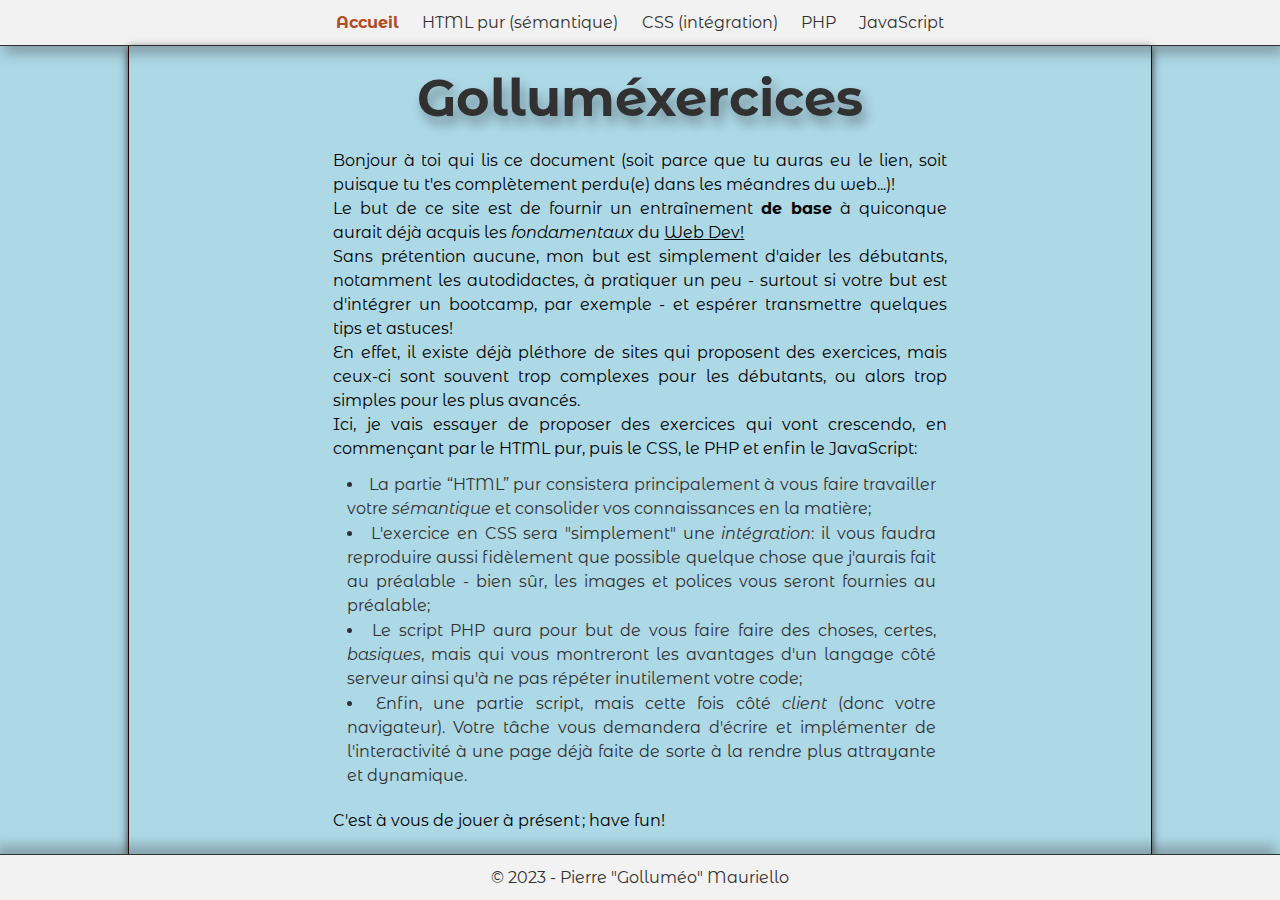
<file: index.html>
<!DOCTYPE html>
<html lang="en">
<head>
    <meta charset="UTF-8">
    <meta name="author" content='Pierre "Golluméo" Mauriello'>
    <meta name="description" content='exercices HTML JS PHP CSS pour néophytes'>
    <meta name="keywords" content="HTML, CSS, JS, PHP, exercices, débutant, néophyte">
    <meta name="viewport" content="width=device-width, initial-scale=1.0">
    <link rel="preconnect" href="https://fonts.googleapis.com">
    <link rel="preconnect" href="https://fonts.gstatic.com" crossorigin>
    <link href="https://fonts.googleapis.com/css2?family=Montserrat+Alternates:wght@400;700&display=swap"
          rel="stylesheet">
    <link rel="stylesheet" href="./assets/styles.css">
    <title>Entraînement Web Dev</title>
</head>
<body>
<header>
    <nav>
        <ul>
            <li class="active"><a href="index.html">Accueil</a></li>
            <li><a href="exercice1/index.html">HTML pur (sémantique)</a></li>
            <li><a href="">CSS (intégration)</a></li>
            <li><a href="">PHP</a></li>
            <li><a href="">JavaScript</a></li>
        </ul>
    </nav>
</header>
<main>
    <h1>Golluméxercices</h1>
    <p>Bonjour à toi qui lis ce document (soit parce que tu auras eu le lien, soit puisque tu t'es complètement perdu(e)
        dans les méandres du web...)! <br>
        Le but de ce site est de fournir un entraînement <strong>de base</strong> à quiconque aurait déjà acquis les
        <em>fondamentaux</em> du
        <span class="underline">Web Dev!</span></p>

    <p>Sans prétention aucune, mon but est simplement d'aider les débutants, notamment les autodidactes, à pratiquer un
        peu - surtout si votre but est d'intégrer un bootcamp, par exemple - et espérer transmettre quelques tips et
        astuces!</p>
    <p>En effet, il existe déjà pléthore de sites qui proposent des exercices, mais ceux-ci sont souvent trop complexes
        pour les débutants, ou alors trop simples pour les plus avancés. <br>
        Ici, je vais essayer de proposer des exercices qui vont crescendo, en commençant par le HTML pur, puis le CSS,
        le PHP et enfin le JavaScript:</p>
    <ul>
        <li>La partie <q>HTML</q> pur consistera principalement à vous faire travailler votre <em>sémantique</em> et
            consolider vos connaissances en la matière;
        </li>
        <li>L'exercice en CSS sera "simplement" une <em>intégration</em>: il vous faudra reproduire aussi fidèlement que
            possible quelque chose que j'aurais fait au préalable - bien sûr, les images et polices vous seront fournies
            au préalable;
        </li>
        <li>Le script PHP aura pour but de vous faire faire des choses, certes, <em>basiques</em>, mais qui vous
            montreront les avantages d'un langage côté serveur ainsi qu'à ne pas répéter inutilement votre code;
        </li>
        <li>Enfin, une partie script, mais cette fois côté <em>client</em> (donc votre navigateur). Votre tâche vous
            demandera d'écrire et implémenter de l'interactivité à une page déjà faite de sorte à la rendre plus
            attrayante et dynamique.
        </li>
    </ul>
    <p>C'est à vous de jouer à présent ; have fun!</p>
</main>
<footer>
    <p>© 2023 - Pierre "Golluméo" Mauriello</p>
</footer>
</body>
</html>
</file>
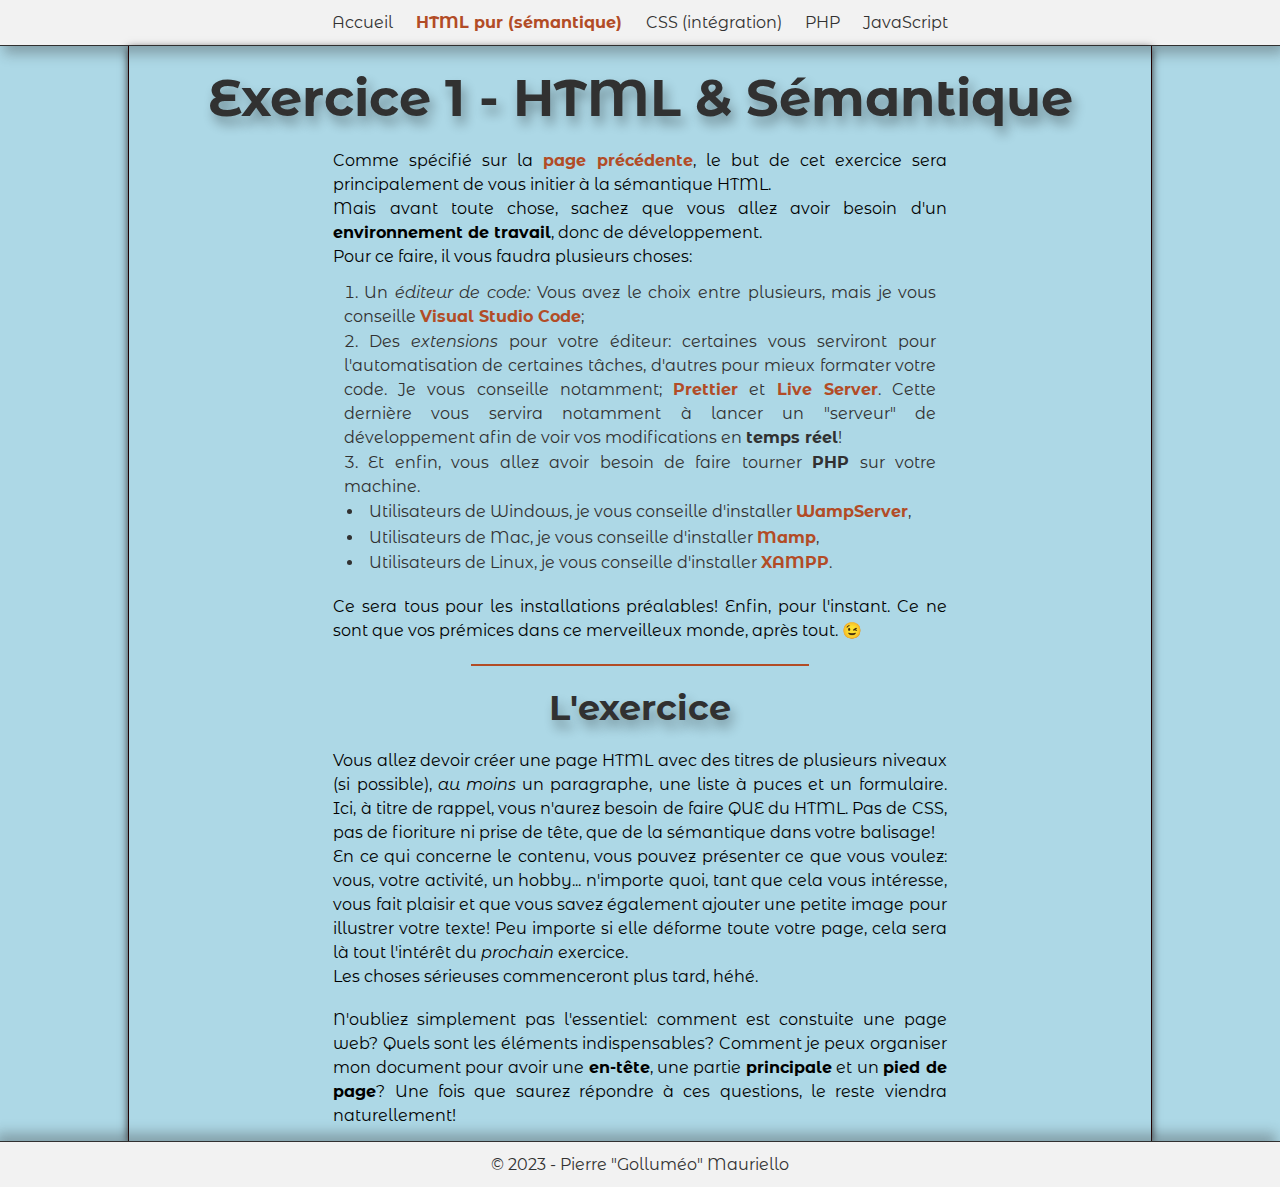
<file: exercice1/index.html>
<!DOCTYPE html>
<html lang="en">
<head>
    <meta charset="UTF-8">
    <meta name="author" content='Pierre "Golluméo" Mauriello'>
    <meta name="description" content='exercices HTML JS PHP CSS pour néophytes'>
    <meta name="keywords" content="HTML, CSS, JS, PHP, exercices, débutant, néophyte">
    <meta name="viewport" content="width=device-width, initial-scale=1.0">
    <link rel="preconnect" href="https://fonts.googleapis.com">
    <link rel="preconnect" href="https://fonts.gstatic.com" crossorigin>
    <link href="https://fonts.googleapis.com/css2?family=Montserrat+Alternates:wght@400;700&display=swap"
          rel="stylesheet">
    <link rel="stylesheet" href="../assets/styles.css">
    <title>Exercice 1 - HTML & Sémantique</title>

</head>
<body>
<header>
    <nav>
        <ul>
            <li><a href="../index.html">Accueil</a></li>
            <li class="active"><a href="./index.html">HTML pur (sémantique)</a></li>
            <li><a href="">CSS (intégration)</a></li>
            <li><a href="">PHP</a></li>
            <li><a href="">JavaScript</a></li>
        </ul>
    </nav>
</header>
<main>
    <h1>Exercice 1 - HTML & Sémantique</h1>
    <p>Comme spécifié sur la <a href="../index.html" class="active">page précédente</a>, le but de cet exercice sera
        principalement de vous initier à la sémantique HTML. </p>
    <p>Mais avant toute chose, sachez que vous allez avoir besoin d'un <strong>environnement de travail</strong>, donc
        de développement.<br>
        Pour ce faire, il vous faudra plusieurs choses:</p>
    <ol>
        <li>Un <em>éditeur de code:</em> Vous avez le choix entre plusieurs, mais je vous conseille <a
                href="https://code.visualstudio.com/Download" class="active">Visual Studio Code</a>;
        </li>
        <li>Des <em>extensions</em> pour votre éditeur: certaines vous serviront pour l'automatisation de certaines
            tâches, d'autres pour mieux formater votre code. Je vous conseille notamment;
            <a href="https://marketplace.visualstudio.com/items?itemName=esbenp.prettier-vscode"
               class="active">Prettier</a> et
            <a href="https://marketplace.visualstudio.com/items?itemName=ritwickdey.LiveServer" class="active">Live
                Server</a>. Cette dernière vous servira notamment à lancer un "serveur" de développement afin de voir
            vos modifications en <strong>temps réel</strong>!
        </li>
        <li>Et enfin, vous allez avoir besoin de faire tourner <strong>PHP</strong> sur votre machine.</li>
        <ul class="php">
            <li>Utilisateurs de Windows, je vous conseille d'installer <a
                    href="https://www.wampserver.com/en/" class="active">WampServer</a>,
            </li>

            <li>Utilisateurs de Mac, je vous conseille d'installer <a
                    href="https://www.mamp.info/en/downloads/" class="active">Mamp</a>,
            </li>
            <li>Utilisateurs de Linux, je vous conseille d'installer <a href="https://www.apachefriends.org/fr/download.html" class="active">XAMPP</a>.</li>
        </ul>
    </ol>

    <p>Ce sera tous pour les installations préalables! Enfin, pour l'instant. Ce ne sont que vos prémices dans ce merveilleux monde, après tout. 😉</p>
    <hr>
    <h3>L'exercice</h3>

    <p>Vous allez devoir créer une page HTML avec des titres de plusieurs niveaux (si possible), <em>au moins</em> un paragraphe, une liste à puces et un formulaire. Ici, à titre de rappel, vous n'aurez besoin de faire QUE du HTML. Pas de CSS, pas de fioriture ni prise de tête, que de la sémantique dans votre balisage! <br>En ce qui concerne le contenu, vous pouvez présenter ce que vous voulez: vous, votre activité, un hobby... n'importe quoi, tant que cela vous intéresse, vous fait plaisir et que vous savez également ajouter une petite image pour illustrer votre texte! Peu importe si elle déforme toute votre page, cela sera là tout l'intérêt du <em>prochain</em> exercice.</p>
    <p>Les choses sérieuses commenceront plus tard, héhé. </p><br>
    <p>N'oubliez simplement pas l'essentiel: comment est constuite une page web? Quels sont les éléments indispensables? Comment je peux organiser mon document pour avoir une <strong>en-tête</strong>, une partie <strong>principale</strong> et un <strong>pied de page</strong>? Une fois que saurez répondre à ces questions, le reste viendra naturellement!</p>
</main>
<footer>
    <p>© 2023 - Pierre "Golluméo" Mauriello</p>
</footer>

</body>
</html>
</file>
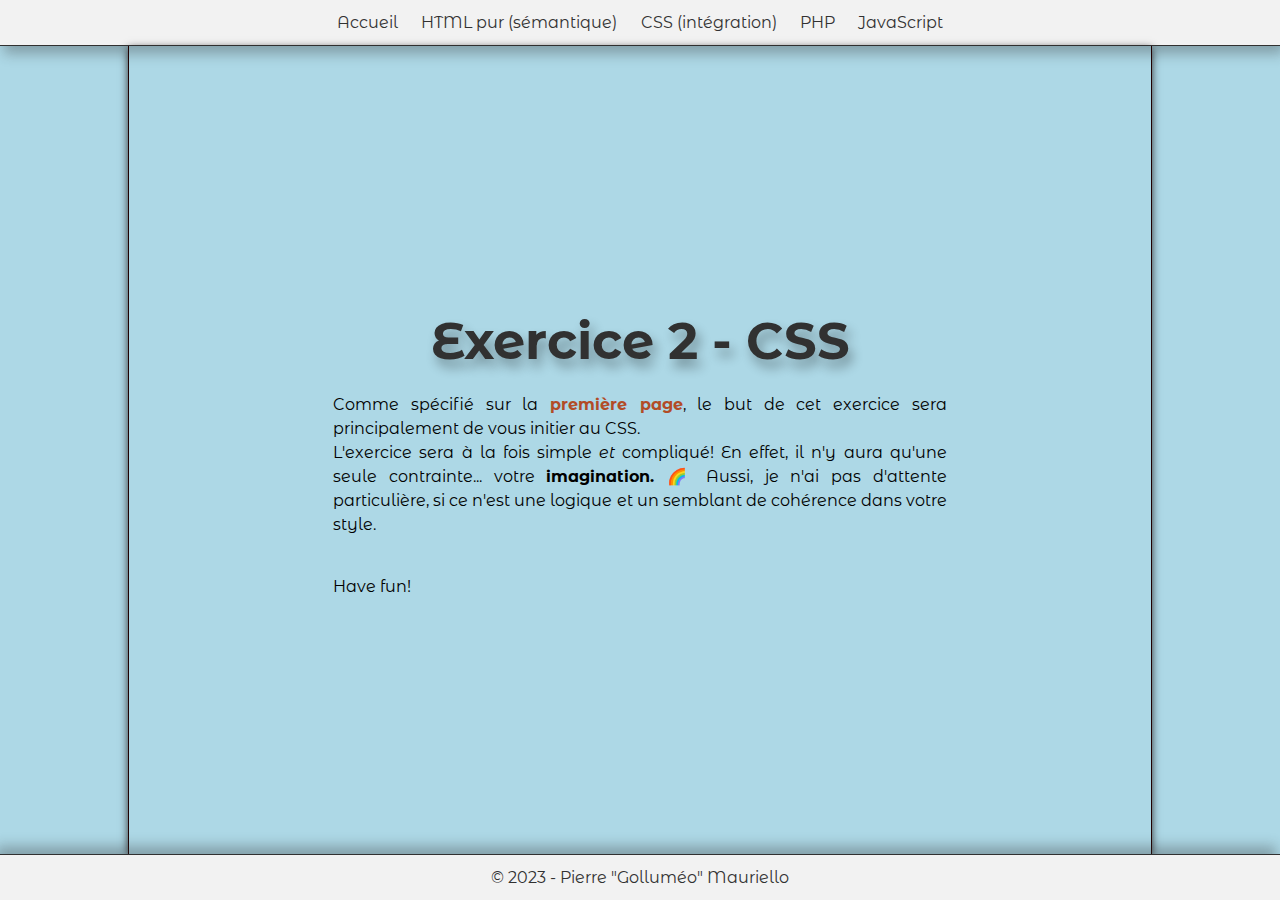
<file: exercice2/index.html>
<!DOCTYPE html>
<html lang="en">
<head>
    <meta charset="UTF-8">
    <meta name="author" content='Pierre "Golluméo" Mauriello'>
    <meta name="description" content='exercices HTML JS PHP CSS pour néophytes'>
    <meta name="keywords" content="HTML, CSS, JS, PHP, exercices, débutant, néophyte">
    <meta name="viewport" content="width=device-width, initial-scale=1.0">
    <link rel="preconnect" href="https://fonts.googleapis.com">
    <link rel="preconnect" href="https://fonts.gstatic.com" crossorigin>
    <link href="https://fonts.googleapis.com/css2?family=Montserrat+Alternates:wght@400;700&display=swap"
          rel="stylesheet">
    <link rel="stylesheet" href="../assets/styles.css">
    <title>Exercice 2 - CSS</title>

</head>
<body>
<header>
    <nav>
        <ul>
            <li><a href="../index.html">Accueil</a></li>
            <li><a href="./index.html">HTML pur (sémantique)</a></li>
            <li><a href="active">CSS (intégration)</a></li>
            <li><a href="">PHP</a></li>
            <li><a href="">JavaScript</a></li>
        </ul>
    </nav>
</header>
<main class="ex2">
    <h1>Exercice 2 - CSS</h1>
    <p>Comme spécifié sur la <a href="../index.html" class="active">première page</a>, le but de cet exercice sera
        principalement de vous initier au CSS. </p>
    <p>L'exercice sera à la fois simple <em>et</em> compliqué! En effet, il n'y aura qu'une seule contrainte... votre <strong>imagination. 🌈</strong> Aussi, je n'ai pas d'attente particulière, si ce n'est une logique et un semblant de cohérence dans votre style.</p>
    <br><br>
    <p>Have fun!</p>
</main>
<footer>
    <p>© 2023 - Pierre "Golluméo" Mauriello</p>
</footer>

</body>
</html>
</file>
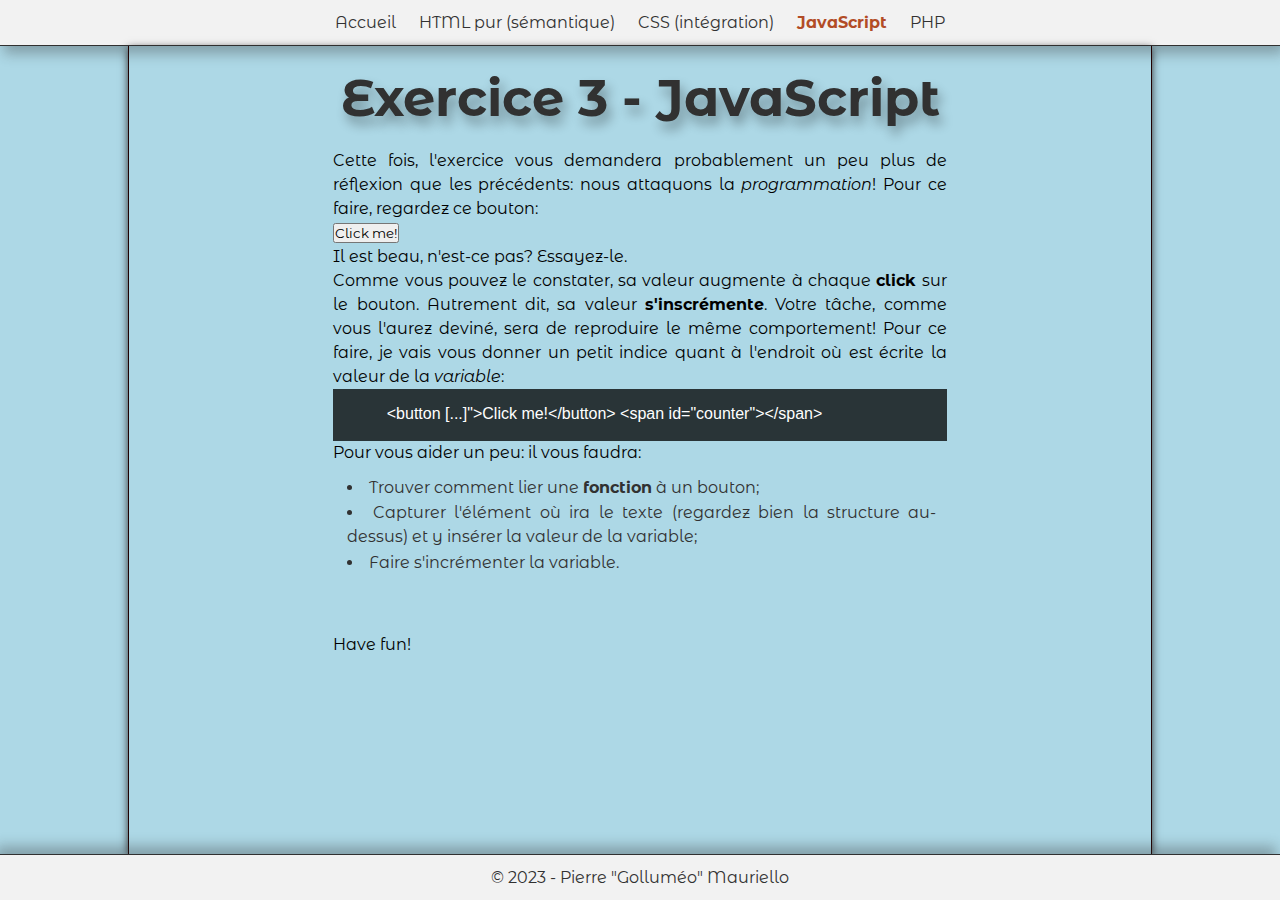
<file: exercice3/index.html>
<!DOCTYPE html>
<html lang="en">
<head>
    <meta charset="UTF-8">
    <meta name="author" content='Pierre "Golluméo" Mauriello'>
    <meta name="description" content='exercices HTML JS PHP CSS pour néophytes'>
    <meta name="keywords" content="HTML, CSS, JS, PHP, exercices, débutant, néophyte">
    <meta name="viewport" content="width=device-width, initial-scale=1.0">
    <link rel="preconnect" href="https://fonts.googleapis.com">
    <link rel="preconnect" href="https://fonts.gstatic.com" crossorigin>
    <link href="https://fonts.googleapis.com/css2?family=Montserrat+Alternates:wght@400;700&display=swap"
          rel="stylesheet">
    <link rel="stylesheet" href="../assets/styles.css">
    <script src="../assets/counter.js" defer></script>
    <title>Exercice 4 - PHP</title>

</head>
<body>
<header>
    <nav>
        <ul>
            <li><a href="../index.html">Accueil</a></li>
            <li><a href="../exercice1/index.html">HTML pur (sémantique)</a></li>
            <li><a href="../exercice2/index.html">CSS (intégration)</a></li>
            <li><a href="../exercice3/index.html" class="active">JavaScript</a></li>
            <li><a href="../exercice4/index.html">PHP</a></li>
        </ul>
    </nav>
</header>
<main>
    <h1>Exercice 3 - JavaScript</h1>
    <p>Cette fois, l'exercice vous demandera probablement un peu plus de réflexion que les précédents: nous attaquons la
        <em>programmation</em>! Pour ce faire, regardez ce bouton:<br>
        <button onclick="IncrementCount()">Click me!</button>
        <span id="counter"></span><br>
        Il est beau, n'est-ce pas? Essayez-le.
    </p>
    <p>Comme vous pouvez le constater, sa valeur augmente à chaque <strong>click</strong> sur le bouton. Autrement dit,
        sa valeur <strong>s'inscrémente</strong>. Votre tâche, comme vous l'aurez deviné, sera de reproduire le même
        comportement! Pour ce faire, je vais vous donner un petit indice quant à l'endroit où est écrite la valeur de la
        <em>variable</em>: <br></p>
    <pre>
            &lt;button [...]"&gt;Click me!&lt;/button&gt; &lt;span id="counter"&gt;&lt;/span&gt;
    </pre>
    <p>Pour vous aider un peu: il vous faudra:
    <ul>
    <li>Trouver comment lier une <strong>fonction</strong> à un bouton;</li>
    <li>Capturer l'élément où ira le texte (regardez bien la structure au-dessus) et y insérer la valeur de la variable;</li>
    <li>Faire s'incrémenter la variable.</li>
</ul></p>
    <br><br>
    <p>Have fun!</p>
</main>
<footer>
    <p>© 2023 - Pierre "Golluméo" Mauriello</p>
</footer>

</body>
</html>
</file>
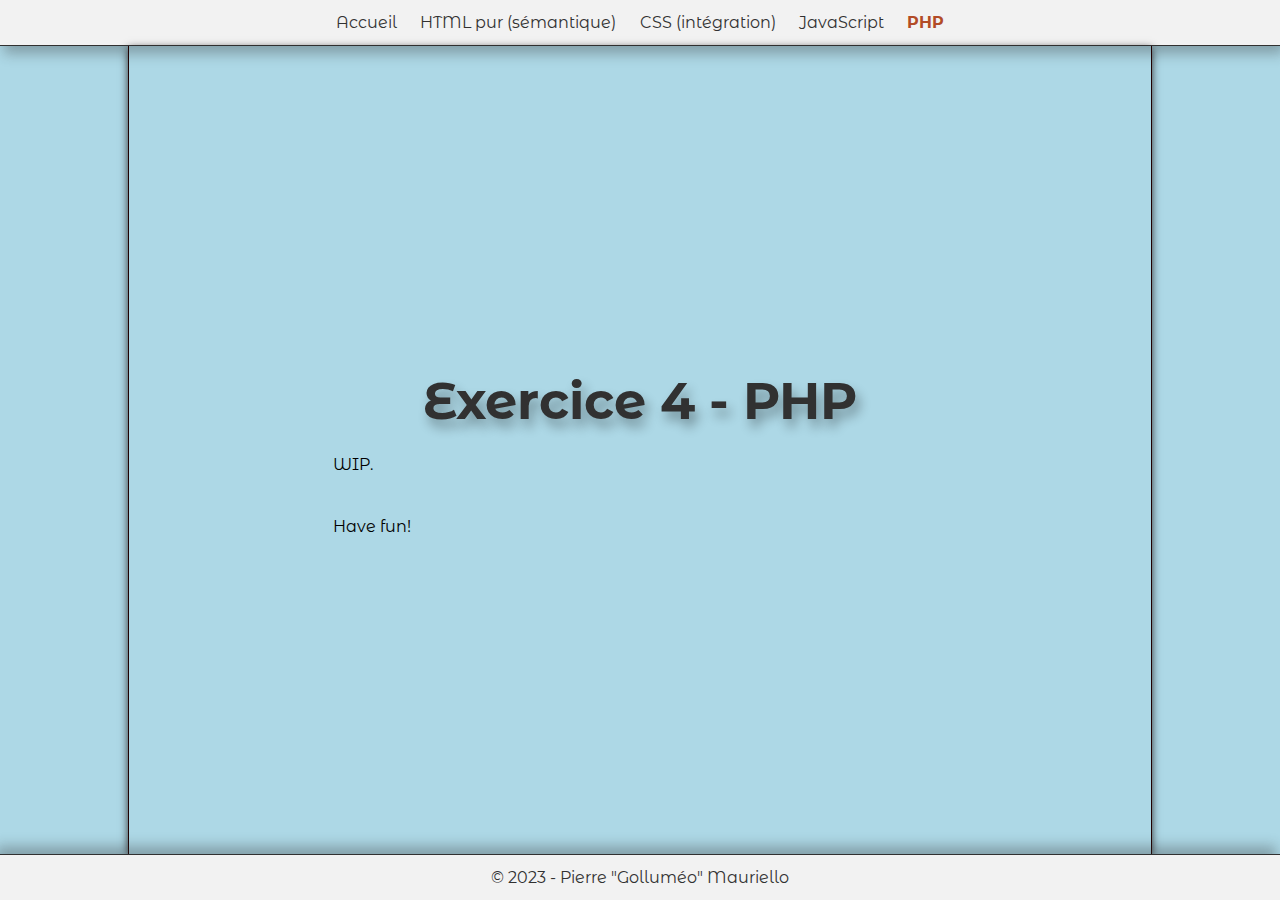
<file: exercice4/index.html>
<!DOCTYPE html>
<html lang="en">
<head>
    <meta charset="UTF-8">
    <meta name="author" content='Pierre "Golluméo" Mauriello'>
    <meta name="description" content='exercices HTML JS PHP CSS pour néophytes'>
    <meta name="keywords" content="HTML, CSS, JS, PHP, exercices, débutant, néophyte">
    <meta name="viewport" content="width=device-width, initial-scale=1.0">
    <link rel="preconnect" href="https://fonts.googleapis.com">
    <link rel="preconnect" href="https://fonts.gstatic.com" crossorigin>
    <link href="https://fonts.googleapis.com/css2?family=Montserrat+Alternates:wght@400;700&display=swap"
          rel="stylesheet">
    <link rel="stylesheet" href="../assets/styles.css">
    <title>Exercice 2 - CSS</title>

</head>
<body>
<header>
    <nav>
        <ul>

            <li><a href="../index.html">Accueil</a></li>
            <li><a href="../exercice1/index.html">HTML pur (sémantique)</a></li>
            <li><a href="../exercice2/index.html">CSS (intégration)</a></li>
            <li><a href="../exercice3/index.html">JavaScript</a></li>
            <li><a href="../exercice4/index.html" class="active">PHP</a></li>

        </ul>
    </nav>
</header>
<main class="ex2">
    <h1>Exercice 4 - PHP</h1>
    <p>WIP.</p>
    <br><br>
    <p>Have fun!</p>
</main>
<footer>
    <p>© 2023 - Pierre "Golluméo" Mauriello</p>
</footer>

</body>
</html>
</file>
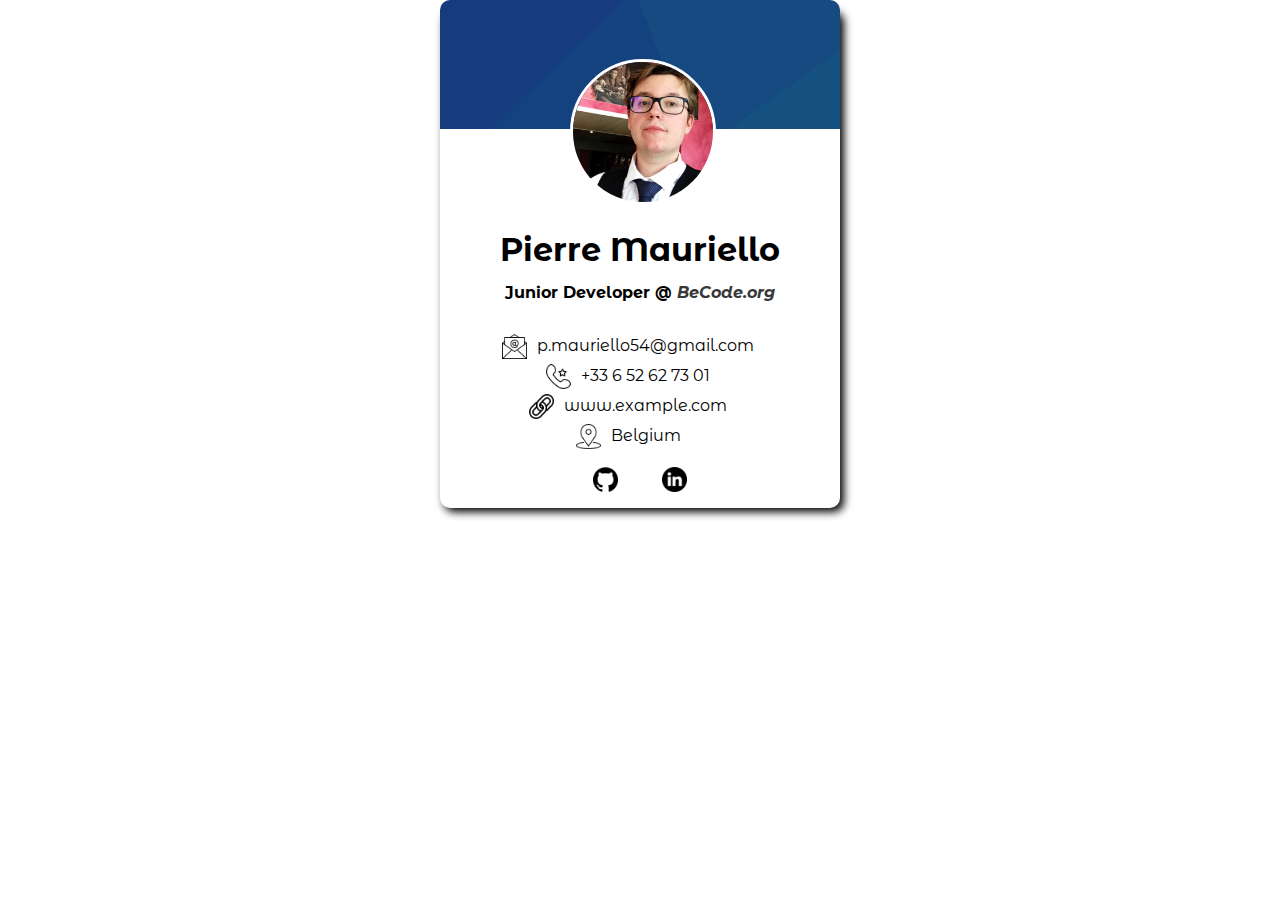
<file: V_Card/index.html>
<!DOCTYPE html>
<html lang="en">

<head>
    <meta charset="UTF-8">
    <meta http-equiv="X-UA-Compatible" content="IE=edge">
    <meta name="viewport" content="width=device-width, initial-scale=1.0">
    <link rel="stylesheet" href="style.css">
    <title>Pierre Mauriello - Junior Developper@BeCode.org</title>
</head>

<body>
    <div class="vcard">
        <div class="background">
            <img src="blue_background.png" alt="bg" />
        </div>
        <div class="upper_part">
            <img src="profile_pic.png" alt="me" />
            <h1>Pierre Mauriello</h1>
            <h2>Junior Developer @ <span class="becode"><a href="https://www.becode.org"
                        target="_blank" title="BeCode!">BeCode.org</a></span></h2>

        </div>

        <div class="infos">
            <ul class="style-resize">
                <li class="mail"><a href="mailto:p.mauriello54@gmail.com" target="_blank" title="Feel free to email me!">p.mauriello54@gmail.com</a></li>
                <li class="phone"><a href="tel:+33652627301" target="_blank" title="Feel free to call me!">+33 6 52 62 73 01</a></li>
                <li class="website"><a href="#" target="_blank" title="Enjoy your stay!">www.example.com</a></li>
                <li class="location"><a href="https://www.google.com/maps/place/Rue+de+l'Orjo+70,+5100+Namur/@50.4600862,4.8741646,15z/data=!3m1!4b1!4m5!3m4!1s0x47c199059b31e20b:0xb7b869ef1b5beb75!8m2!3d50.460017!4d4.882559" alt="my_adress" target="_blank" title="Google Maps">Belgium</a></li>
            </ul>
        </div>
        <div class="bottom_part">
            <a href="https://github.com/Gollumeo" target="_blank" title="My GitHub Profile"><img src="github.png" alt="github" /></a><a
                href="https://www.linkedin.com/in/pierre-mauriello/" target="_blank" title="My LinkedIn Profile"><img src="linkedin.png"
                    alt="linkedin" /></a>
        </div>
    </div>

</body>

</html>
</file>
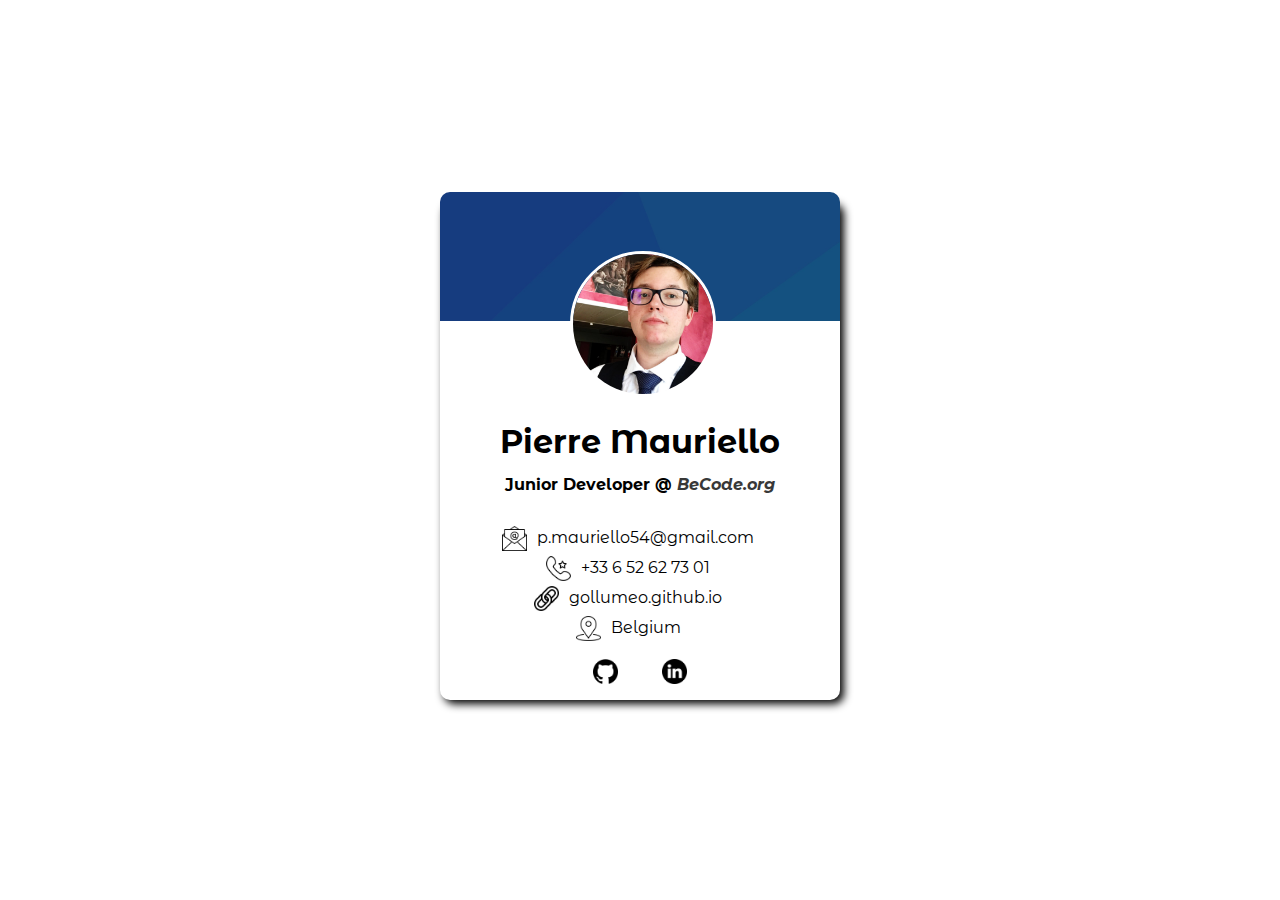
<file: V-Card/v_card.html>
<!DOCTYPE html>
<html lang="en">

<head>
    <meta charset="UTF-8">
    <meta http-equiv="X-UA-Compatible" content="IE=edge">
    <meta name="viewport" content="width=device-width, initial-scale=1.0">
    <link rel="stylesheet" href="./assets/css/style.css">
    <title>Pierre Mauriello - Junior Developper@BeCode.org</title>
</head>

<body>
    <div class="vcard">
        <div class="background">
            <img src="./assets/images/blue_background.png" alt="bg" />
        </div>
        <div class="upper_part">
            <img src="./assets/images/profile_pic.png" alt="me" />
            <h1>Pierre Mauriello</h1>
            <h2>Junior Developer @ <span class="becode"><a href="https://www.becode.org"
                        target="_blank" title="BeCode!">BeCode.org</a></span></h2>

        </div>

        <div class="infos">
            <ul class="style-resize">
                <li class="mail"><a href="mailto:p.mauriello54@gmail.com" target="_blank" title="Feel free to email me!">p.mauriello54@gmail.com</a></li>
                <li class="phone"><a href="tel:+33652627301" target="_blank" title="Feel free to call me!">+33 6 52 62 73 01</a></li>
                <li class="website"><a href="https://gollumeo.github.io/" target="_blank" title="Enjoy your stay!">gollumeo.github.io</a></li>
                <li class="location"><a href="https://www.google.com/maps/place/Rue+de+l'Orjo+70,+5100+Namur/@50.4600862,4.8741646,15z/data=!3m1!4b1!4m5!3m4!1s0x47c199059b31e20b:0xb7b869ef1b5beb75!8m2!3d50.460017!4d4.882559" alt="my_adress" target="_blank" title="Google Maps">Belgium</a></li>
            </ul>
        </div>
        <div class="bottom_part">
            <a href="https://github.com/Gollumeo" target="_blank" title="My GitHub Profile"><img src="./assets/images/github.png" alt="github" /></a><a
                href="https://www.linkedin.com/in/pierre-mauriello/" target="_blank" title="My LinkedIn Profile"><img src="./assets/images/linkedin.png"
                    alt="linkedin" /></a>
        </div>
    </div>

</body>

</html>
</file>
<file: assets/styles.css>
* {
    margin: 0;
    padding: 0;
    box-sizing: border-box;
    list-style: none;
    font-family: "Montserrat Alternates", sans-serif;
    text-decoration: none;

}

a {
    color: inherit;
}

a:visited {
    color: inherit;
}

body {
    background-color: lightblue;
    color: #313131;
    min-height: 100vh;
    display: flex;
    flex-direction: column;
}

header {
    padding: 1% 5%;
    background-color: #f2f2f2;
    border-bottom: 1px solid #313131;
    box-shadow: 4px 8px 12px rgba(49, 49, 49, 0.33);
    /*margin-bottom: 1%;*/
}

nav {
    align-items: center;

}

nav>ul {
    display: flex;
    justify-content: center;
    align-items: center;
    gap: 2%;
}

nav>ul>li {
    transition: transform 0.3s ease-in-out;
}

nav>ul>li:hover {
    transform: scale(1.1);
    transition: transform 0.3s ease-in-out;
}

main {
    display: flex;
    flex-direction: column;
    width: 80%;
    margin: 0 auto;
    text-align: justify;
    /*background-color: rgba(156, 208, 225, 0.66);*/
    flex: 1 1 0%;
    border-left: 1px solid rgb(33, 1, 1);
    border-right: 1px solid rgb(33, 1, 1);
    box-shadow: 0px 2px 8px;
    padding-bottom: 1%;
}

main>h1 {
    text-align: center;
    margin: 2% 0;
    font-weight: 700;
    font-size: 3.2em;
    text-shadow: 4px 8px 12px rgba(0, 0, 0, 0.33);
}


.underline {
    text-decoration: underline;
}

main>p {
    line-height: 1.5rem;
    width: 60%;
    margin: 0 auto;
    color: #000000;
}


main>ul, main>ol {
    padding-top: 1%;
    width: 58%;
    margin: 0 auto;
    padding-bottom: 2%;
}

main>ul>li {
    margin-left: .5%;
    margin-top: .2%;
    list-style: disc inside;
    line-height: 1.5em;
}

.php>li {
    margin-left: .5%;
    margin-top: .2%;
    list-style: disc inside;
    line-height: 1.5em;
}

main>ol>li {
    margin-top: .2%;
    list-style: decimal inside;
    line-height: 1.5em;
}

footer {
    background-color: #f2f2f2;
    border-top: 1px solid #313131;
    box-shadow: -4px -8px 12px rgba(49, 49, 49, 0.33);
    padding: 1% 5%;
    display: flex;
    align-items: center;
    justify-content: center;
}

p>.active, .active, li>.active {
    font-weight: bold;
    color: #b24c26;
    transform: scale(1);
    transition: transform 0.3s ease-in-out;
}

.active {
    transition: color .3s ease-in-out;
}

.active:hover, .active:active {
    color: #7a341a;
    transition: color .3s ease-in-out;
}

main>h3 {
    text-align: center;
    margin: 2% 0;
    font-weight: 700;
    font-size: 2.2em;
    text-shadow: 4px 8px 12px rgba(0, 0, 0, 0.33);
}

hr {

    border: 1px solid #b24c26;
    width: 33%;
    margin: 2% auto 0% auto
}

.ex2 {
    display: flex;
    flex-direction: column;
    align-items: center;
    justify-content: center;
}

pre {
    width: 60%;
    margin: 0 auto;
    text-align: left;
    padding-top: 1.5%;
    background-color: rgba(0, 0, 0, 0.76);
    color: white;
    font-family: Monospaced, sans-serif;
}
</file>
<file: V_Card/style.css>
@import url('https://fonts.googleapis.com/css2?family=Montserrat+Alternates&display=swap');

.vcard {
    display: grid;
    grid-template-columns: auto;
    grid-template-rows: auto;
    height: 500px;
    width: 400px;
    border-collapse: collapse;
    flex-basis: auto;
    background-color: white;
    align-items: center;
    align-content: center;
    margin: 0 auto;
    font-family: 'Montserrat Alternates', sans-serif;
    box-shadow: 4px 4px 8px black;
    border: 0px solid rgba(0, 0, 0, 0);
    border-radius: 10px;
}

.background img {
    width: 100%;
    height: auto;
    border-radius: 10px;
    filter: brightness(0.5)
}

.upper_part {
    position: relative;
    align-items: center;
    margin-top: -100px;
    background-color: white;
    align-self: center;
    justify-items: center;
}

.upper_part img {
    width: 35%;
    height: auto;
    border-radius: 50%;
    margin-top: -70px;
    border: 3px solid white;
    margin-left: 130px;
}

h1 {
    text-align: center;
}

h2 {
    text-align: center;
    font-size: 100%;
    margin-top: -8px;
}

.infos {
    display: flex;
    flex-direction: column;
    align-content: center;
    text-align: center;
}

.infos li {
    list-style: none;
    text-align: center;
    padding-right: 64px;
    padding-top: 2.5px;
    padding-bottom: 2.5px;
}

.style-resize>.mail::before {
    content: '';
    display: inline-block;
    height: 25px;
    width: 25px;
    background-size: cover;
    background-image: url('email.png');
    background-repeat: no-repeat;
    margin-right: 10px;
    background-position: center center;
    vertical-align: middle;
}

.style-resize>.phone::before {
    content: '';
    display: inline-block;
    height: 25px;
    width: 25px;
    background-size: cover;
    background-image: url('phone.png');
    background-repeat: no-repeat;
    margin-right: 10px;
    background-position: center center;
    vertical-align: middle;
}

.style-resize>.website::before {
    content: '';
    display: inline-block;
    height: 25px;
    width: 25px;
    background-size: cover;
    background-image: url('url.png');
    background-repeat: no-repeat;
    margin-right: 10px;
    background-position: center center;
    vertical-align: middle;
}

.style-resize>.location::before {
    content: '';
    display: inline-block;
    height: 25px;
    width: 25px;
    background-size: cover;
    background-image: url('location.png');
    background-repeat: no-repeat;
    margin-right: 10px;
    background-position: center center;
    vertical-align: middle;
}

.infos {
    background: white;
}

.bottom_part
{
    display:grid;
    grid-template-areas: "foot foot";
    grid-template-columns: 65 35%;
    justify-items: center;
    justify-content: center;
    align-self: center;
}

.bottom_part img {
    grid-area: foot foot;
    width: 25px;
    height: 25px;
    margin-right: 22px;
    margin-left: 22px;
    padding-bottom: 20px;

}

span.becode {
    font-style: italic;
    color: rgb(56, 56, 56);
}

.becode a {
    color: rgb(56, 56, 56);
}

a {
    text-decoration: none;
}

.becode a:visited span {
    color: rgb(56, 56, 56);
}

.becode a:hover {
    background: -webkit-linear-gradient(-3deg, rgb(10, 127, 232), rgb(0, 0, 0));
    background: linear-gradient(-3deg, rgb(10, 127, 232), rgb(0, 0, 0));
    -webkit-background-clip: text;
    -webkit-text-fill-color: transparent;
}

a
{
    color: black;
}

a:visited
{
    color: black;
    font-style: italic;
}

a:hover 
{
    font-weight: bold;
}

a:active 
{
    font-size: 1.2em;
}

.bottom_part img:hover
{
    transform: scale(1.2);
}
</file>
<file: V-Card/assets/css/style.css>
@import url('https://fonts.googleapis.com/css2?family=Montserrat+Alternates&display=swap');

.vcard {
    display: grid;
    grid-template-columns: auto;
    grid-template-rows: auto;
    height: 500px;
    width: 400px;
    border-collapse: collapse;
    background-color: white;
    align-items: center;
    align-content: center;
    font-family: 'Montserrat Alternates', sans-serif;
    box-shadow: 4px 4px 8px black;
    border: 0px solid rgba(0, 0, 0, 0);
    border-radius: 10px;
    position: absolute;
    top:0;
    bottom:0;
    right:0;
    left:0;
    margin: auto;
}

.background img {
    width: 100%;
    height: auto;
    border-radius: 10px;
    filter: brightness(0.5)
}

.upper_part {
    position: relative;
    align-items: center;
    margin-top: -100px;
    background-color: white;
    align-self: center;
    justify-items: center;
}

.upper_part img {
    width: 35%;
    height: auto;
    border-radius: 50%;
    margin-top: -70px;
    border: 3px solid white;
    margin-left: 130px;
}

h1 {
    text-align: center;
}

h2 {
    text-align: center;
    font-size: 100%;
    margin-top: -8px;
}

.infos li {
    list-style: none;
    text-align: center;
    padding-right: 64px;
    padding-top: 2.5px;
    padding-bottom: 2.5px;
}

.style-resize>.mail::before {
    content: '';
    display: inline-block;
    height: 25px;
    width: 25px;
    background-size: cover;
    background-image: url('../images/email.png');
    background-repeat: no-repeat;
    margin-right: 10px;
    background-position: center center;
    vertical-align: middle;
}

.style-resize>.phone::before {
    content: '';
    display: inline-block;
    height: 25px;
    width: 25px;
    background-size: cover;
    background-image: url('../images/phone.png');
    background-repeat: no-repeat;
    margin-right: 10px;
    background-position: center center;
    vertical-align: middle;
}

.style-resize>.website::before {
    content: '';
    display: inline-block;
    height: 25px;
    width: 25px;
    background-size: cover;
    background-image: url('../images/url.png');
    background-repeat: no-repeat;
    margin-right: 10px;
    background-position: center center;
    vertical-align: middle;
}

.style-resize>.location::before {
    content: '';
    display: inline-block;
    height: 25px;
    width: 25px;
    background-size: cover;
    background-image: url('../images/location.png');
    background-repeat: no-repeat;
    margin-right: 10px;
    background-position: center center;
    vertical-align: middle;
}

.infos {
    background: white;
}

.bottom_part {
    display: grid;
    grid-template-areas: "foot foot";
    grid-template-columns: 65 35;
    justify-items: center;
    justify-content: center;
    align-self: center;
}

.bottom_part img {
    grid-area: foot foot;
    width: 25px;
    height: 25px;
    margin-right: 22px;
    margin-left: 22px;
    padding-bottom: 20px;

}

span.becode {
    font-style: italic;
    color: rgb(56, 56, 56);
}

.becode a {
    color: rgb(56, 56, 56);
}

a {
    text-decoration: none;
}

.becode a:visited span {
    color: rgb(56, 56, 56);
}

.becode a:hover {
    background: -webkit-linear-gradient(-3deg, rgb(10, 127, 232), rgb(0, 0, 0));
    background: linear-gradient(-3deg, rgb(10, 127, 232), rgb(0, 0, 0));
    background-clip: text;
    -webkit-background-clip: text;
    -webkit-text-fill-color: transparent;
}

a {
    color: black;
}

a:visited {
    color: black;
    font-style: italic;
}

a:hover {
    font-weight: bold;
}

a:active {
    font-size: 1.2em;
}

.bottom_part img:hover {
    transform: scale(1.2);
}
</file>
